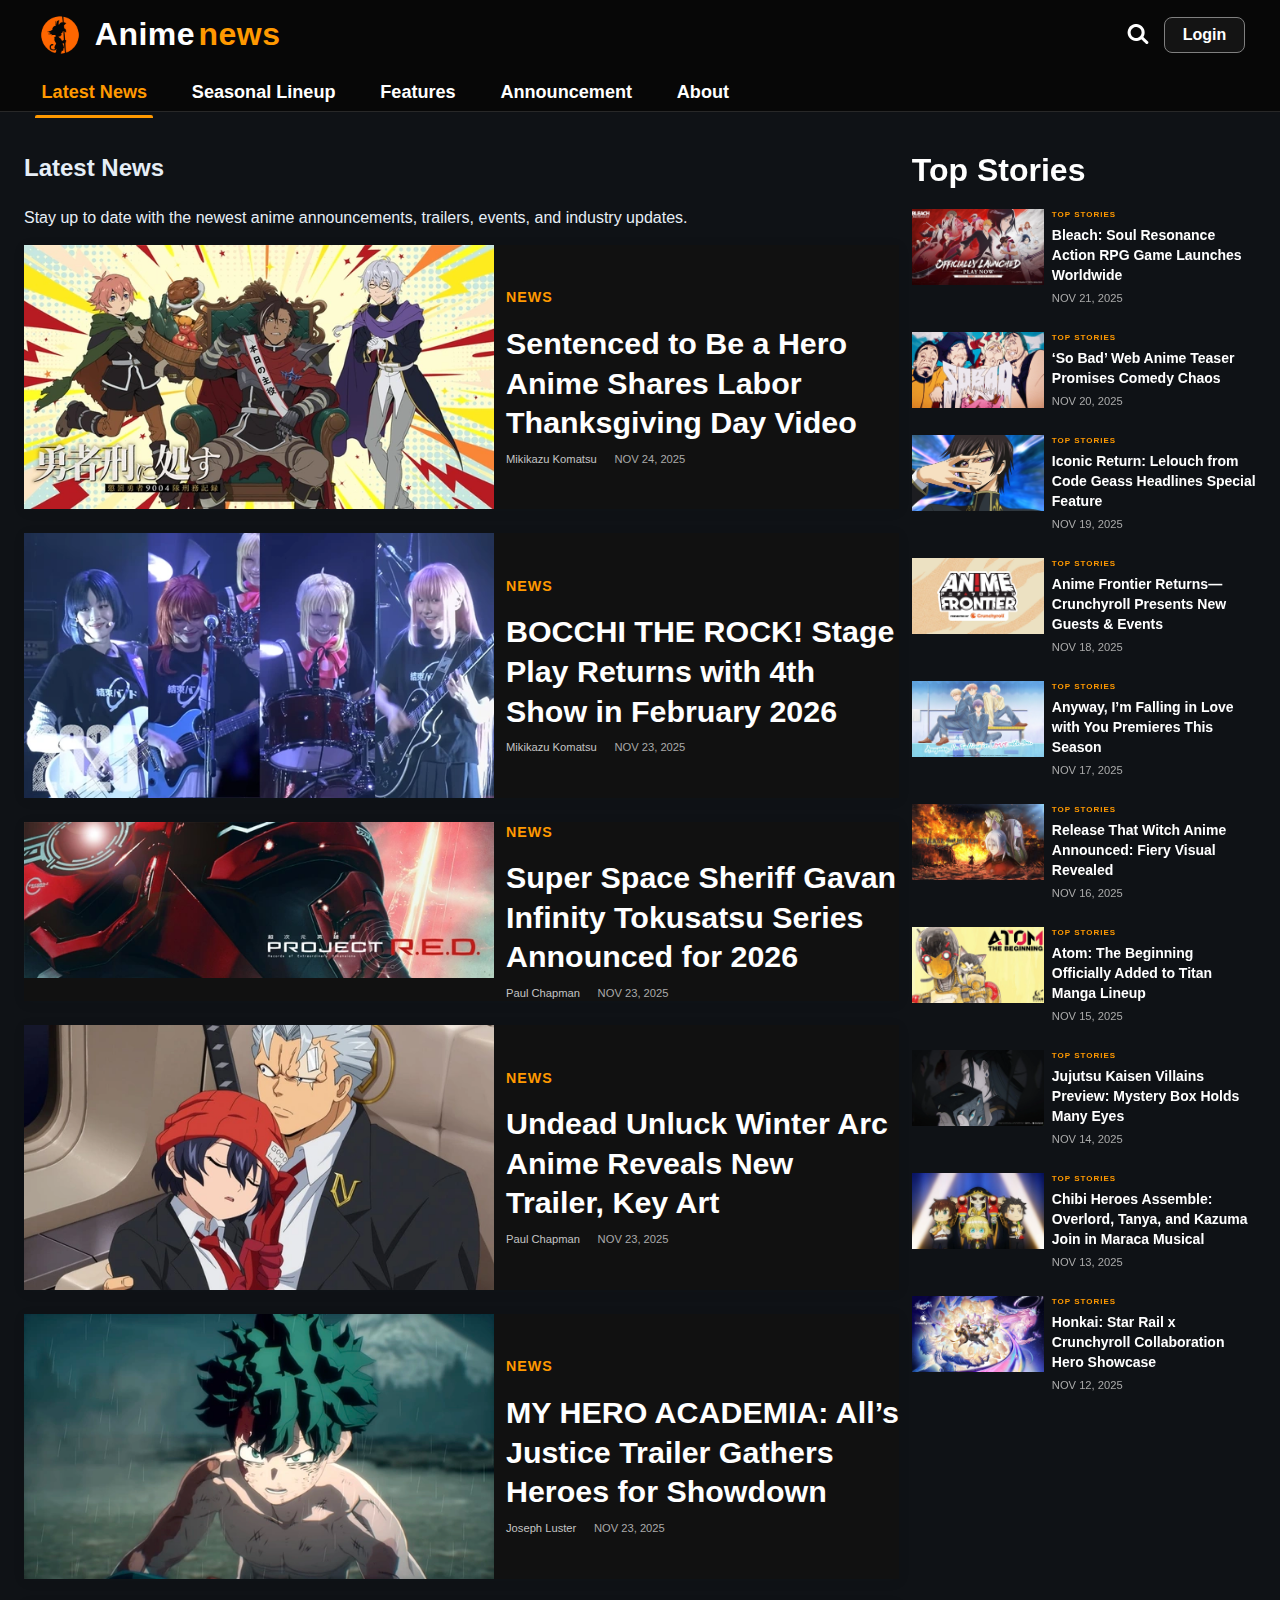
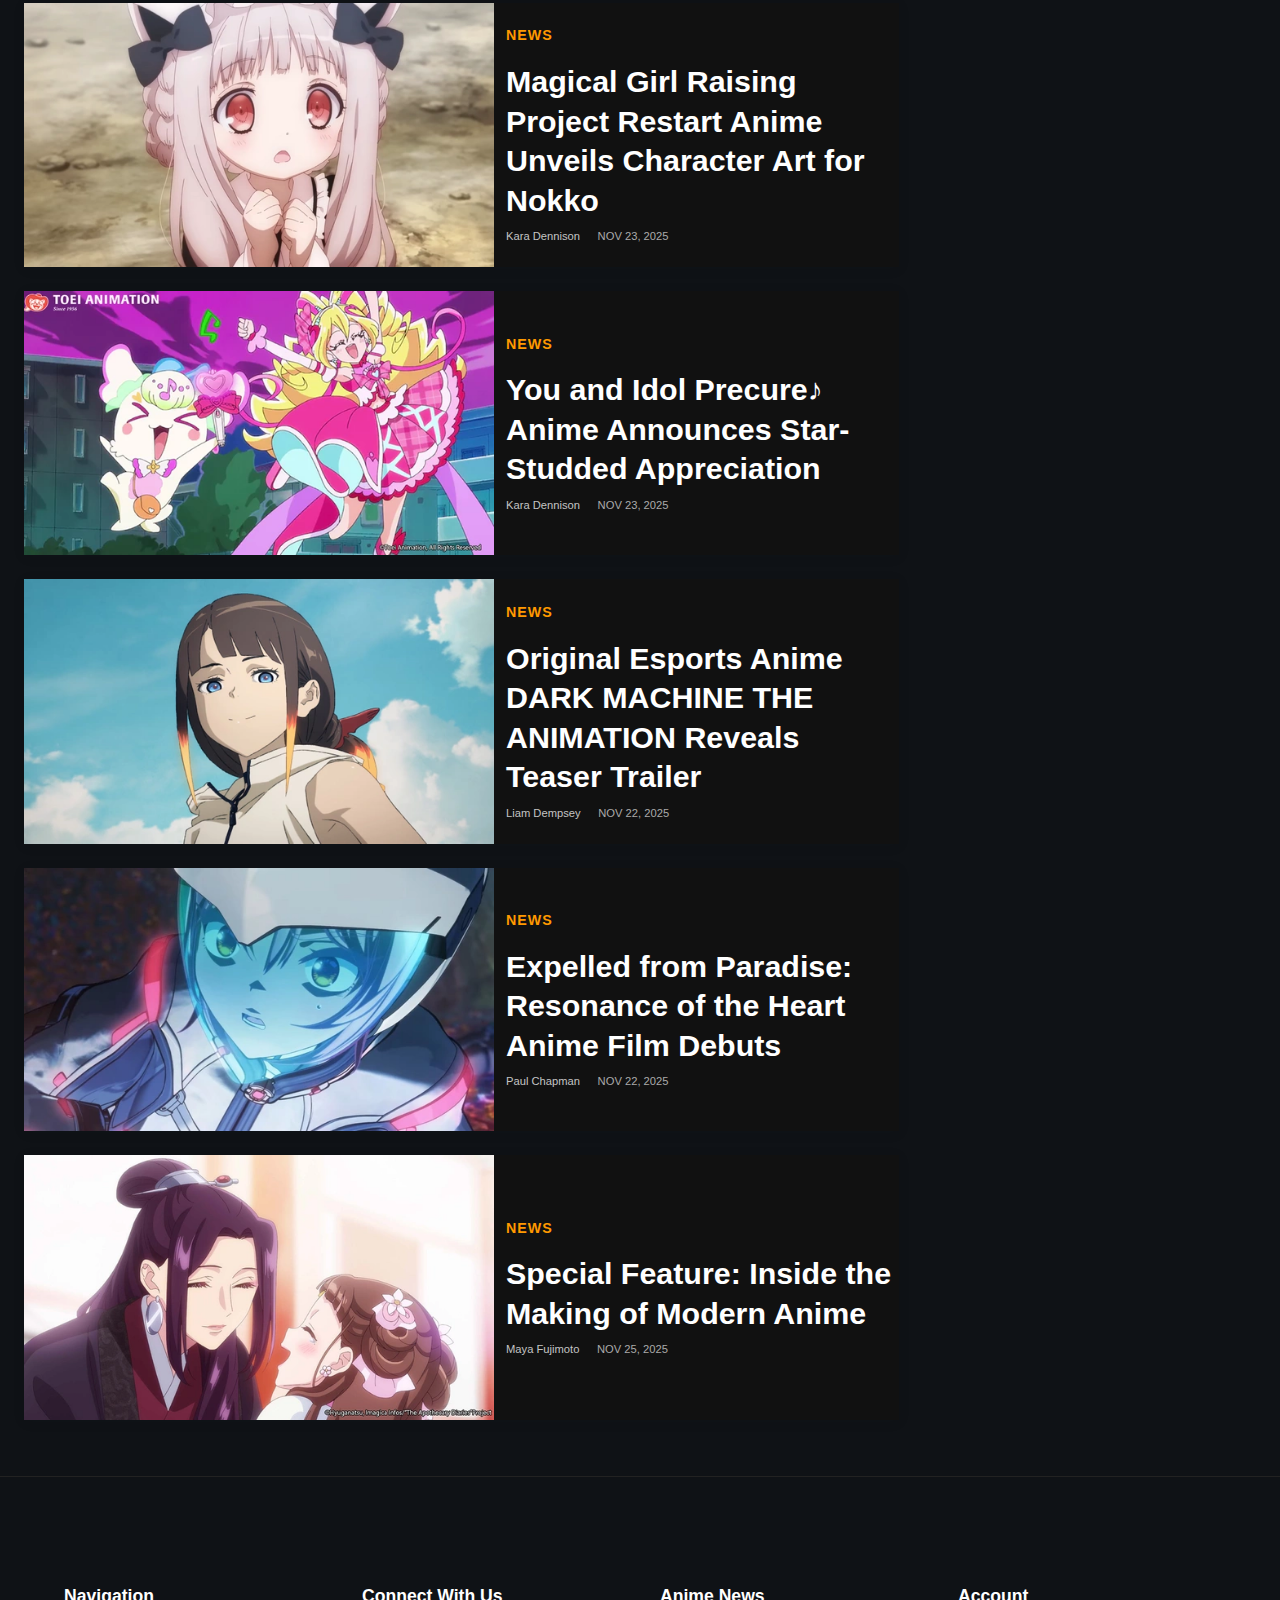
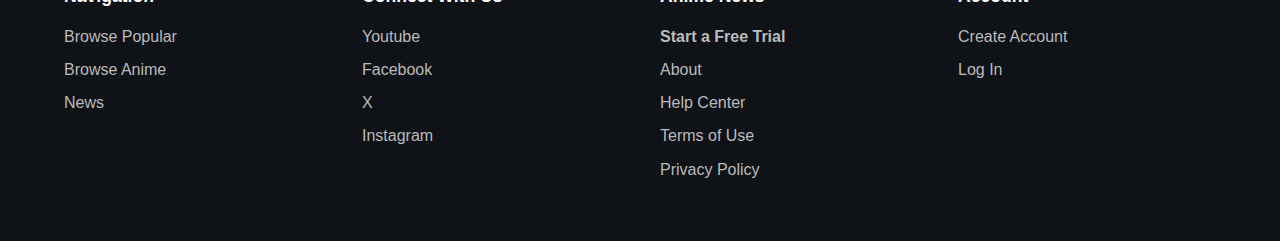
<file: index.html>
<!DOCTYPE html>
<html lang="en" dir="ltr">

<head>
  <meta charset="utf-8" />
  <meta name="viewport" content="width=device-width,initial-scale=1" />
  <title>Anime News</title>
  <link rel="stylesheet" href="anime-news-website.css">
</head>

<body>
  <header class="main-header">
    <div class="nav-row">
      <!-- LEFT: hamburger -->
      <button class="menu-toggle" id="menu-toggle" aria-expanded="false" aria-controls="primary-menu"
        aria-label="Toggle navigation menu">
        ☰
      </button>

      <div class="logo-section">
        <img src="Assets/Anime-news-logo.png" alt="Logo" class="logo-img" />
        <span class="logo-main">Anime<span class="logo-orange">news</span></span>
      </div>

      <div class="nav-actions">
        <form class="search-form" role="search">
          <button type="submit" class="search-btn" aria-label="Search">
            <!-- use your own SVG here -->
            <img src="Assets/search-icon.svg" alt="" class="search-icon">
          </button>
        </form>

        <button class="sign-btn">Login</button>
      </div>
    </div>

    <nav class="main-nav" aria-label="Main navigation">
      <ul id="primary-menu">
        <li><a href="#latest" data-section="latest" class="active">Latest News</a></li>
        <li><a href="#seasonal" data-section="seasonal">Seasonal Lineup</a></li>
        <li><a href="#features" data-section="features">Features</a></li>
        <li><a href="#Announcement" data-section="Announcement">Announcement</a></li>
        <li><a href="#footer-section" data-no-router>About</a></li>
      </ul>
    </nav>
  </header>


  <div class="page-layout">
    <!-- MAIN container: JS will replace the innerHTML of #main-content -->
    <main>
      <div id="main-content" tabindex="-1" style="min-height:60vh;">
        <!-- initial content will be loaded by JS based on the current hash -->
      </div>
    </main>

    <aside>
      <h2 class="sidebar-heading">Top Stories</h2>

      <div class="top-story">
        <img src="Assets/a1.webp" alt="Bleach: Soul Resonance Action RPG Game Launches Worldwide" class="thumb">
        <div class="top-card">
          <a href="#" class="news-label-t">Top Stories</a>
          <a href="#" class="top-h3">Bleach: Soul Resonance Action RPG Game Launches Worldwide</a>
          <div class="top-details">
            <time datetime="2025-11-21" class="top-date">NOV 21, 2025</time>
          </div>
        </div>
      </div>

      <div class="top-story">
        <img src="Assets/a2.webp" alt="‘So Bad’ Web Anime Teaser Promises Comedy Chaos" class="thumb">
        <div class="top-card">
          <a href="#" class="news-label-t">Top Stories</a>
          <a href="#" class="top-h3">‘So Bad’ Web Anime Teaser Promises Comedy Chaos</a>
          <div class="top-details">
            <time datetime="2025-11-20" class="top-date">NOV 20, 2025</time>
          </div>
        </div>
      </div>

      <div class="top-story">
        <img src="Assets/a3.webp" alt="Iconic Return: Lelouch from Code Geass Headlines Special Feature" class="thumb">
        <div class="top-card">
          <a href="#" class="news-label-t">Top Stories</a>
          <a href="#" class="top-h3">Iconic Return: Lelouch from Code Geass Headlines Special Feature</a>
          <div class="top-details">
            <time datetime="2025-11-19" class="top-date">NOV 19, 2025</time>
          </div>
        </div>
      </div>

      <div class="top-story">
        <img src="Assets/a4.webp" alt="Anime Frontier Returns—Crunchyroll Presents New Guests & Events" class="thumb">
        <div class="top-card">
          <a href="#" class="news-label-t">Top Stories</a>
          <a href="#" class="top-h3">Anime Frontier Returns—Crunchyroll Presents New Guests & Events</a>
          <div class="top-details">
            <time datetime="2025-11-18" class="top-date">NOV 18, 2025</time>
          </div>
        </div>
      </div>

      <div class="top-story">
        <img src="Assets/a5.webp" alt="Anyway, I’m Falling in Love with You Premieres This Season" class="thumb">
        <div class="top-card">
          <a href="#" class="news-label-t">Top Stories</a>
          <a href="#" class="top-h3">Anyway, I’m Falling in Love with You Premieres This Season</a>
          <div class="top-details">
            <time datetime="2025-11-17" class="top-date">NOV 17, 2025</time>
          </div>
        </div>
      </div>

      <div class="top-story">
        <img src="Assets/a6.webp" alt="Release That Witch Anime Announced: Fiery Visual Revealed" class="thumb">
        <div class="top-card">
          <a href="#" class="news-label-t">Top Stories</a>
          <a href="#" class="top-h3">Release That Witch Anime Announced: Fiery Visual Revealed</a>
          <div class="top-details">
            <time datetime="2025-11-16" class="top-date">NOV 16, 2025</time>
          </div>
        </div>
      </div>

      <div class="top-story">
        <img src="Assets/a7.webp" alt="Atom: The Beginning Officially Added to Titan Manga Lineup" class="thumb">
        <div class="top-card">
          <a href="#" class="news-label-t">Top Stories</a>
          <a href="#" class="top-h3">Atom: The Beginning Officially Added to Titan Manga Lineup</a>
          <div class="top-details">
            <time datetime="2025-11-15" class="top-date">NOV 15, 2025</time>
          </div>
        </div>
      </div>

      <div class="top-story">
        <img src="Assets/a8.webp" alt="Jujutsu Kaisen Villains Preview: Mystery Box Holds Many Eyes" class="thumb">
        <div class="top-card">
          <a href="#" class="news-label-t">Top Stories</a>
          <a href="#" class="top-h3">Jujutsu Kaisen Villains Preview: Mystery Box Holds Many Eyes</a>
          <div class="top-details">
            <time datetime="2025-11-14" class="top-date">NOV 14, 2025</time>
          </div>
        </div>
      </div>

      <div class="top-story">
        <img src="Assets/a9.webp" alt="Chibi Heroes Assemble: Overlord, Tanya, and Kazuma Join in Maraca Musical"
          class="thumb">
        <div class="top-card">
          <a href="#" class="news-label-t">Top Stories</a>
          <a href="#" class="top-h3">Chibi Heroes Assemble: Overlord, Tanya, and Kazuma Join in Maraca Musical</a>
          <div class="top-details">
            <time datetime="2025-11-13" class="top-date">NOV 13, 2025</time>
          </div>
        </div>
      </div>

      <div class="top-story">
        <img src="Assets/a10.webp" alt="Honkai: Star Rail x Crunchyroll Collaboration Hero Showcase" class="thumb">
        <div class="top-card">
          <a href="#" class="news-label-t">Top Stories</a>
          <a href="#" class="top-h3">Honkai: Star Rail x Crunchyroll Collaboration Hero Showcase</a>
          <div class="top-details">
            <time datetime="2025-11-12" class="top-date">NOV 12, 2025</time>
          </div>
        </div>
      </div>

    </aside>

  </div>

  <hr class="footer-divider">

  <footer class="cr-footer" id="footer-section">

    <div class="cr-footer-container">

      <!-- Navigation -->
      <div class="cr-footer-column">
        <h3>Navigation</h3>
        <ul>
          <li><a href="#">Browse Popular</a></li>
          <li><a href="#">Browse Anime</a></li>
          <li><a href="#">News</a></li>
        </ul>
      </div>

      <!-- Connect With Us -->
      <div class="cr-footer-column">
        <h3>Connect With Us</h3>
        <ul>
          <li><a href="#">Youtube</a></li>
          <li><a href="#">Facebook</a></li>
          <li><a href="#">X</a></li>
          <li><a href="#">Instagram</a></li>
        </ul>
      </div>

      <!-- Anime News Info -->
      <div class="cr-footer-column">
        <h3>Anime News</h3>
        <ul>
          <li><a href="#"><strong>Start a Free Trial</strong></a></li>
          <li><a href="#">About</a></li>
          <li><a href="#">Help Center</a></li>
          <li><a href="#">Terms of Use</a></li>
          <li><a href="#">Privacy Policy</a></li>
        </ul>
      </div>

      <!-- Account -->
      <div class="cr-footer-column">
        <h3>Account</h3>
        <ul>
          <li><a href="#">Create Account</a></li>
          <li><a href="#">Log In</a></li>
        </ul>
      </div>

    </div>

  </footer>

  <!-- App script: SPA router + content store -->
  <script src="news.js" defer></script>
</body>

</html>
</file>
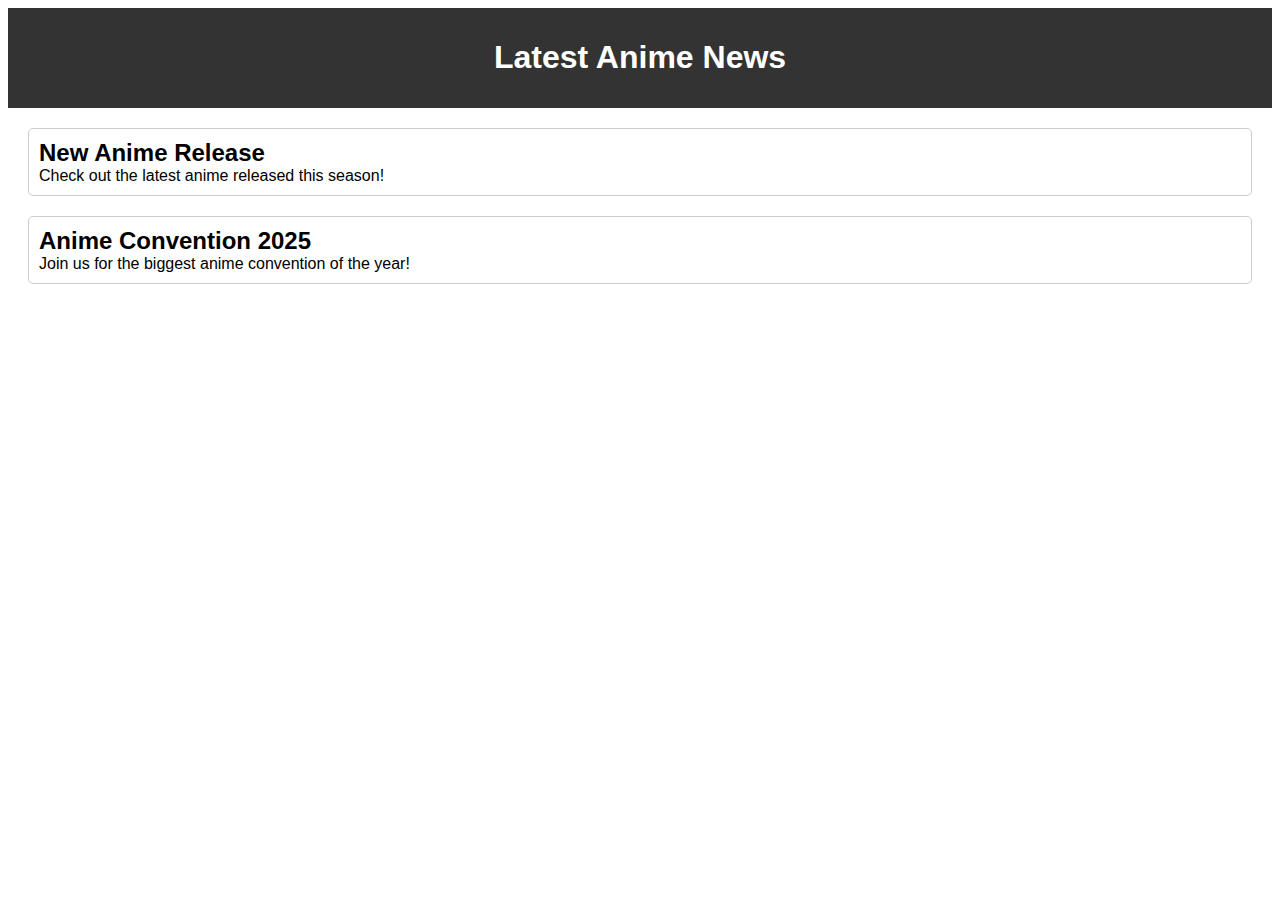
<file: anime-news-website.html>
<!DOCTYPE html>
<html lang="en" dir="ltr">
<head>
    <meta charset="UTF-8">
    <meta name="viewport" content="width=device-width, initial-scale=1.0">
    <title>Anime News</title>
    <style>
        body { font-family: Arial, sans-serif; }
        header { background-color: #333; color: #fff; padding: 10px 0; text-align: center; }
        .news-item { margin: 20px; padding: 10px; border: 1px solid #ccc; border-radius: 5px; }
        .news-title { font-size: 24px; font-weight: bold; }
        .news-description { font-size: 16px; }
    </style>
</head>
<body>
    <header>
        <h1>Latest Anime News</h1>
    </header>
    <div class="news-container">
        <div class="news-item">
            <div class="news-title">New Anime Release</div>
            <div class="news-description">Check out the latest anime released this season!</div>
        </div>
        <div class="news-item">
            <div class="news-title">Anime Convention 2025</div>
            <div class="news-description">Join us for the biggest anime convention of the year!</div>
        </div>
    </div>
</body>
</html>
</file>
<file: anime-news-website.css>
:root {
  --header-height: 72px;
}

* {
  outline: none !important;
  box-sizing: border-box;
}

html,
body {
  margin: 0;
  padding: 0;
  font-family: "Inter", Arial, sans-serif;
  background: #0f1216;
  color: #e6eef6;
  -webkit-font-smoothing: antialiased;
  -moz-osx-font-smoothing: grayscale;
  line-height: 1.45;
}

/* -------------- HEADER & NAVIGATION -------------- */

.main-header {
  background: #070707;
  border-bottom: 1.5px solid #222;
  position: fixed;
  top: 0;
  width: 100%;
  z-index: 1000;
}

.nav-row {
  display: flex;
  justify-content: space-between;
  align-items: center;
  padding: .6rem 2.2rem;
}

.menu-toggle {
  display: none;
  background: transparent;
  border: none;
  color: #fff;
  font-size: 2rem;
  cursor: pointer;
  padding: 0 0.3rem 0 0;
}

.logo-section {
  display: flex;
  align-items: center;
  gap: .6rem;
}

.logo-img {
  width: 50px;
  height: 50px;
  object-fit: cover;
}

.logo-main {
  color: #fff;
  font-size: 2rem;
  font-weight: 600;
  letter-spacing: 0.5px;
}

.logo-orange {
  color: #ff9900;
  font-weight: 700;
  margin-left: .21rem;
}

.nav-actions {
  display: flex;
  align-items: center;
  gap: 0.5rem;
}

.sign-btn {
  background: rgba(20, 20, 20, 0.98);
  color: white;
  font-weight: 600;
  border: 1px solid gray;
  border-radius: 8px;
  padding: 0.5rem 1.1rem;
  font-size: 1rem;
  cursor: pointer;
}

.crown {
  font-size: 1.15em;
  margin-right: 0.3em;
  vertical-align: -.06em;
}

.search-btn {
  background: transparent;
  border: none;
  color: #ff9900;
  font-size: 2rem;
  cursor: pointer;
}

.search-btn:focus {
  outline: 2px solid #ff9900;
}

.search-icon {
  width: 24px;
  height: 20px;
  margin-top: 4px;
  display: block;
}

.main-nav {
  width: 100%;
  background: #070707;
  box-shadow: 0 1px 0 #282828;
  padding: 0 2.2rem;
}

.main-nav ul {
  list-style: none;
  display: flex;
  gap: 2rem;
  margin: 0;
  padding: 0;
  flex-wrap: nowrap;
}

.main-nav li {
  margin: 0;
}

.main-nav a {
  color: #fff;
  font-size: 1.13rem;
  font-weight: 700;
  padding: 0.6rem .4rem 0.4rem .4rem;
  text-decoration: none;
  transition: color 0.19s;
  display: inline-block;
  position: relative;
}

.main-nav a.active,
.main-nav a:hover {
  color: #ff9900;
}

.main-nav a.active::after {
  content: "";
  display: block;
  background: #ff9900;
  height: 0.21rem;
  width: 100%;
  position: absolute;
  left: 0;
  bottom: -7px;
  border-radius: 2px 2px 0 0;
}

.arrow {
  font-size: 0.85em;
  margin-left: .24em;
  vertical-align: middle;
}

/* ------------- MAIN LAYOUT ------------- */

.page-layout {
  display: flex;
  align-items: flex-start;
  gap: 0.8rem;
  margin-top: 7rem;
  padding: 0 1.5rem;
  overflow: visible;
  flex-wrap: wrap;
}

main {
  min-width: 0;
  max-width: 875px;
  width: 100%;
  margin-top: 1.2rem;
}

.content h2 {
  font-size: 2rem;
}

.content p {
  font-size: 1.2rem;
}

/* SIDEBAR */

aside {
  flex: 1;
  padding: 0.5rem 0 0 0;
  position: sticky;
  top: calc(var(--header-height) + 0.5rem);
  align-self: flex-start;
  min-width: 260px;
}

.sidebar-heading {
  font-size: 2rem;
  font-weight: 700;
  color: white;
  margin-bottom: 1rem;
}

@media (max-width: 900px) {
  aside {
    top: calc(var(--header-height) * 0.85);
  }
}

@media (max-width: 550px) {
  aside {
    top: calc(var(--header-height) * 0.75);
  }
}

/* ----------- NEWS CARDS ------------*/

.content-section .news-card {
  padding: 0;
}

.news-card {
  display: flex;
  background: #111;
  margin-bottom: 1.5rem;
  align-items: flex-start;
  padding: 0;
  box-shadow: 0 2px 12px rgba(18, 24, 30, 0.07);
  gap: 12px;
  flex-wrap: wrap;
}

.news-img {
  display: block;
  max-width: 100%;
  width: 100%;
  max-width: 470px;
  height: auto;
  object-fit: cover;
  background: #292929;
  flex-shrink: 0;
}

.seasonal-card .news-img {
  max-width: 260px;
  width: 100%;
  max-height: 360px;
  height: auto;
}

.news-meta {
  display: flex;
  flex-direction: column;
  justify-content: flex-start;
  flex: 1;
  align-self: center;
  text-decoration: none;
  min-width: 0;
}

.news-label {
  color: #ff9900;
  font-size: 0.89rem;
  font-weight: bold;
  text-decoration: none;
  margin-bottom: 0.5rem;
  letter-spacing: 1px;
  text-transform: uppercase;
  display: inline-block;
}

.news-title-link {
  text-decoration: none;
  display: block;
}

.news-title-link h3,
.news-title {
  font-size: clamp(1.6rem, 3vw, 1.9rem);
  line-height: 1.3;
  font-weight: 700;
  color: #fff;
  margin: 8px 0 0;
  width: 100%;
  height: auto;
  align-self: center;
}

.news-details {
  display: flex;
  align-items: center;
  gap: 1.1rem;
  font-size: 0.7rem;
  color: #c4c4c4;
  margin-top: 0.5rem;
  flex-wrap: wrap;
}

.news-author {
  font-weight: 500;
}

.news-date {
  font-size: 0.7rem;
  color: #aaa;
}

.season-info p,
.news-excerpt,
.extra-meta {
  list-style-type: none;
  font-size: 14px;
  margin: 16px 0 0 0;
  padding: 0;
}

.season-info p {
  margin-top: 8px;
}

.season-info {
  margin-top: 16px;
}

.season-divider {
  border: none;
  border-top: 1px solid #333;
  margin: 0.8rem 0;
}

/* ------------ TOP STORIES (SIDEBAR) ------------ */

.top-story {
  display: flex;
  flex-direction: row;
  gap: 8px;
  align-items: flex-start;
  margin-bottom: 1.6rem;
  flex-wrap: wrap;
}

.top-card {
  display: flex;
  flex-direction: column;
  justify-content: flex-start;
  flex: 1;
  text-decoration: none;
  min-width: 0;
  width: 100%;
}

.news-label-t {
  color: #ff9900;
  font-size: 0.5rem;
  font-weight: bold;
  text-decoration: none;
  margin-bottom: 0.3rem;
  letter-spacing: 1px;
  text-transform: uppercase;
  display: inline-block;
}

.top-details {
  display: flex;
  align-items: center;
  gap: 1.1rem;
  font-size: 0.7rem;
  color: #c4c4c4;
  flex-wrap: wrap;
}

.top-author {
  display: none;
}

.top-date {
  font-size: 0.7rem;
  color: #aaa;
}

.thumb {
  width: 132px;
  height: 76px;
  object-fit: cover;
  background: #222;
}

.top-h3 {
  font-size: 14px;
  font-weight: 700;
  line-height: 20px;
  color: #fff;
  margin-bottom: 0.3rem;
  text-decoration: none;
}

/*--- FOOTER --- */

.footer-divider {
  border: none;
  border-top: 1px solid #222;
  margin: 2rem auto;
  width: 100%;
}


.cr-footer {
  background-color: #0f1216;
  padding: 50px 5%;
  margin-top: 40px;
  color: #ddd;
}

.cr-footer-container {
  display: grid;
  grid-template-columns: repeat(auto-fit, minmax(220px, 1fr));
  gap: 40px;
}

.cr-footer-column h3 {
  color: #fff;
  font-size: 1.1rem;
  margin-bottom: 15px;
  font-weight: 600;
}

.cr-footer-column ul {
  list-style: none;
  padding: 0;
  margin: 0;
}

.cr-footer-column li {
  margin-bottom: 10px;
}

.cr-footer-column a {
  text-decoration: none;
  color: #bbb;
  transition: color 0.3s ease;
}

.cr-footer-column a:hover {
  color: #ff9900;
}

/* Footer responsiveness */
@media (max-width: 600px) {
  .cr-footer {
    padding: 40px 20px;
  }
}

/* ------ RESPONSIVE BREAKPOINTS ------ */

/* Tablets & smaller laptops */
@media (max-width: 1024px) {
  .nav-row {
    padding: 0.5rem 1.2rem;
  }

  .main-nav {
    padding: 0 1.2rem;
  }

  .page-layout {
    flex-direction: column;
  }

  aside {
    position: static;
    width: 100%;
    min-width: 0;
  }

  main {
    width: 100%;
  }

  .news-card {
    flex-direction: row;
  }
}



/* Phones (mobile nav: hamburger + collapsing menu) */
@media (max-width: 700px) {
  .logo-main {
    font-size: 1.3rem;
  }

  .sign-btn {
    padding: 0.5rem 0.8rem;
    font-size: 0.9rem;
  }

  .search-btn {
    font-size: 1.7rem;
  }

  /* SHOW hamburger on small screens */
  .menu-toggle {
    display: inline-flex;
  }

  .main-nav {
    padding: 0 1rem;
  }

  .main-nav ul {
    display: none;
    flex-direction: column;
    gap: 0.6rem;
    margin-top: 0.4rem;
    padding: 0.4rem 0 0.8rem 0;
    border-top: 1px solid #282828;
  }

  .main-nav ul.is-open {
    display: flex;
  }

  .main-nav a {
    font-size: 0.98rem;
    padding: 0.4rem 0.2rem;
  }

  .page-layout {
    padding: 0 1rem;
    margin-top: 2rem;
  }

  .content h2 {
    font-size: 1.6rem;
  }

  .content p {
    font-size: 1rem;
  }

  .news-card {
    padding: 0.6rem;
  }
  
  .news-card,
  .seasonal-card {
    flex-direction: column;
    align-items: stretch;
  }

  .seasonal-card .news-img {
    max-width: 100%;
    width: 100%;
    max-height: none;
  }
  
  .news-title-link h3,
  .news-title {
    font-size: 1rem;
  }

  .news-details {
    font-size: 0.9rem;
  }

  .top-story {
    flex-direction: column;
  }

  .thumb {
    width: 100%;
    height: 160px;
  }

  .top-h3 {
    font-size: 0.95rem;
  }
}

/* Extra small phones (~320–380px) */
@media (max-width: 380px) {

  .nav-row {
    padding: 0.45rem 0.6rem;
    gap: 0.3rem;
  }

  .menu-toggle {
    font-size: 1.5rem;
    padding: 0;
    margin-right: 0.1rem;
  }

  .logo-img {
    width: 30px;
    height: 30px;
  }

  .logo-main {
    font-size: 1.05rem;
  }

  .search-btn {
    padding: 0.25rem;
  }

  .search-icon {
    width: 15px;
    height: 15px;
  }

  .sign-btn {
    padding: 0.22rem 0.6rem;
    font-size: 0.75rem;
  }

  .main-nav ul {
    gap: 0.4rem;
    padding: 0.3rem 0;
  }

  .main-nav a {
    font-size: 0.85rem;
  }

  .page-layout {
    padding: 0 0.7rem;
    margin-top: 1rem;
  }

  .news-card {
    padding: 0.65rem;
    gap: 0.65rem;
  }

  .news-img {
    height: 160px;
  }

  .news-title {
    font-size: 1rem;
  }

  .news-details {
    font-size: 0.75rem;
  }

  .top-story {
    flex-direction: column;
  }

  .thumb {
    width: 100%;
  }

  .top-h3 {
    font-size: 0.85rem;
  }

  .cr-footer {
    padding: 1.5rem 0.8rem;
  }

  .cr-footer-column h3 {
    font-size: 0.9rem;
  }

  .cr-footer-column ul {
    font-size: 0.8rem;
  }
}

/* Tablets: show footer in 2 columns */
@media (max-width: 1024px) and (min-width: 601px) {
  .cr-footer-container {
    display: grid;
    grid-template-columns: repeat(4, 1fr);
    gap: 30px;
  }

}
/* Added HR between footer columns on small screens */
@media (max-width: 600px) {
  .cr-footer-column {
    border-bottom: 1px solid #222;
    padding-bottom: 1rem;
    margin-bottom: 1.2rem;
  }

  .cr-footer-container{
    gap:0px;
  }
}
</file>
